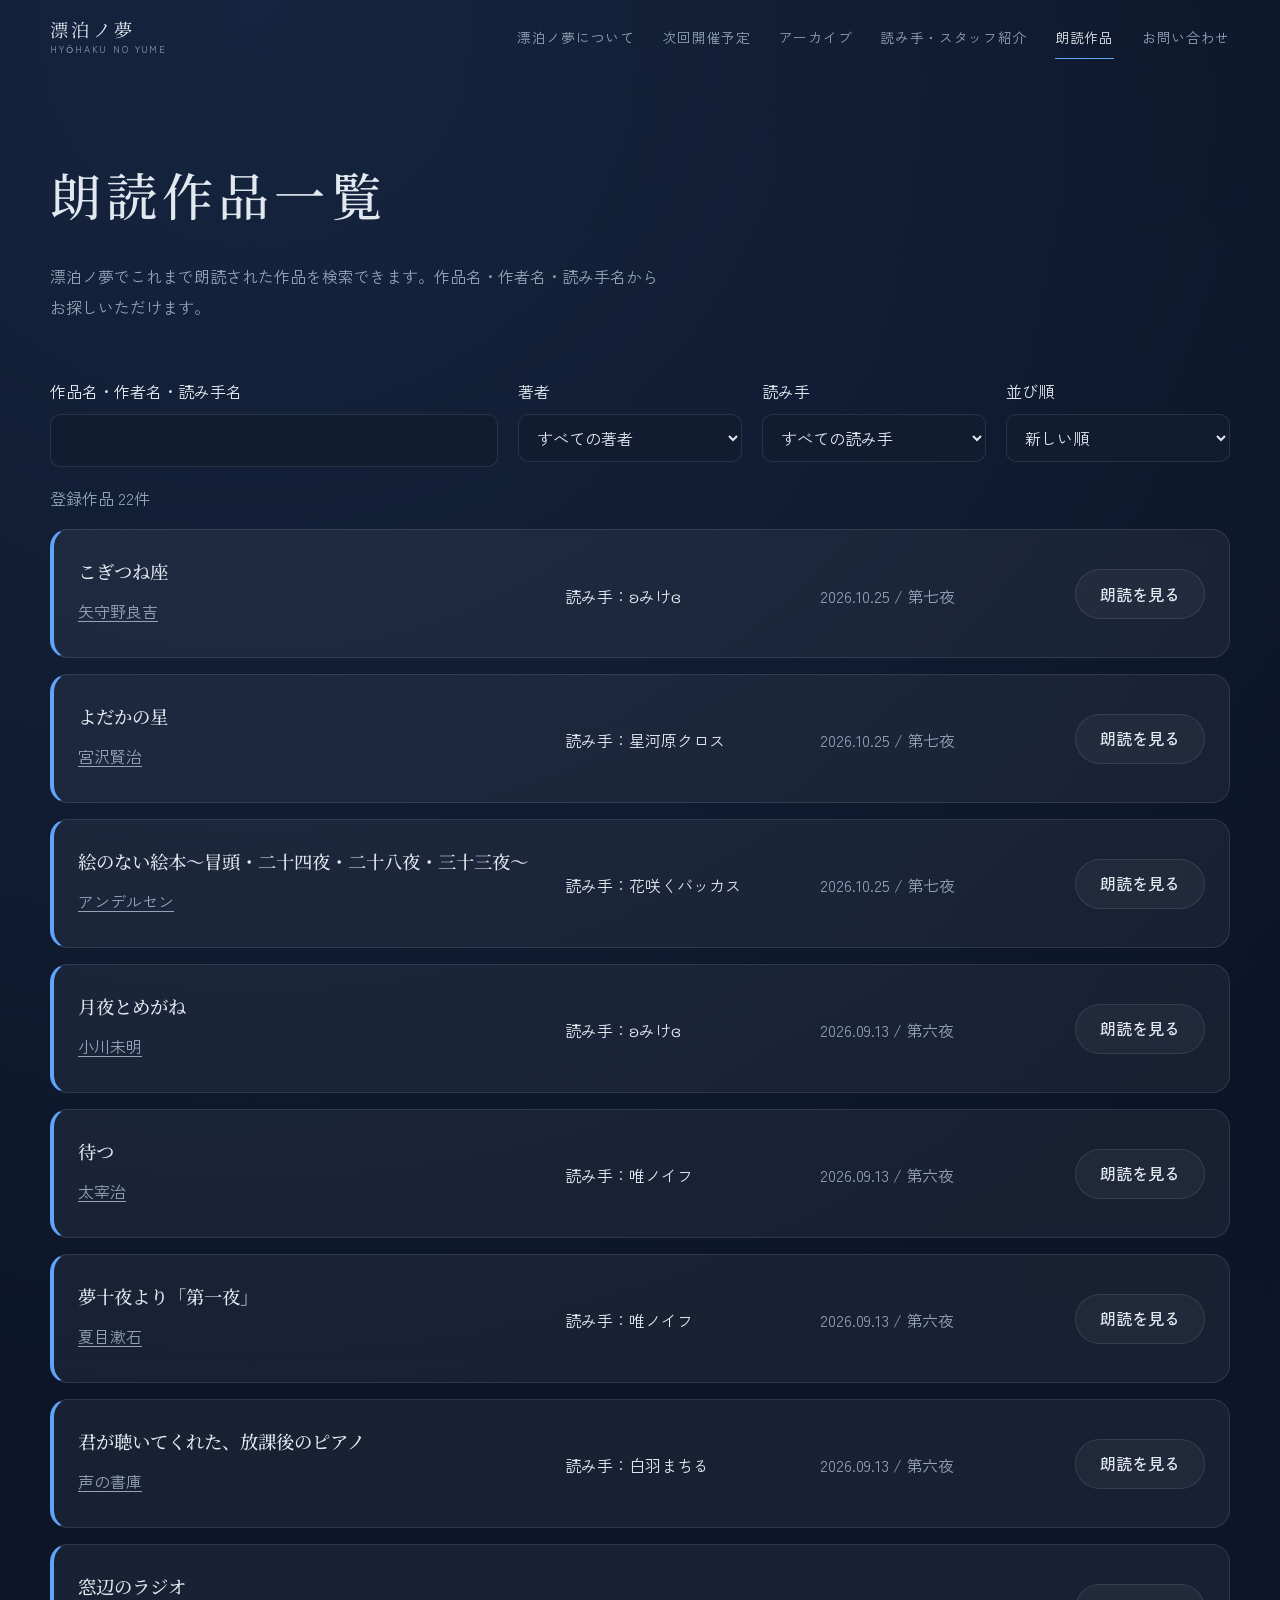
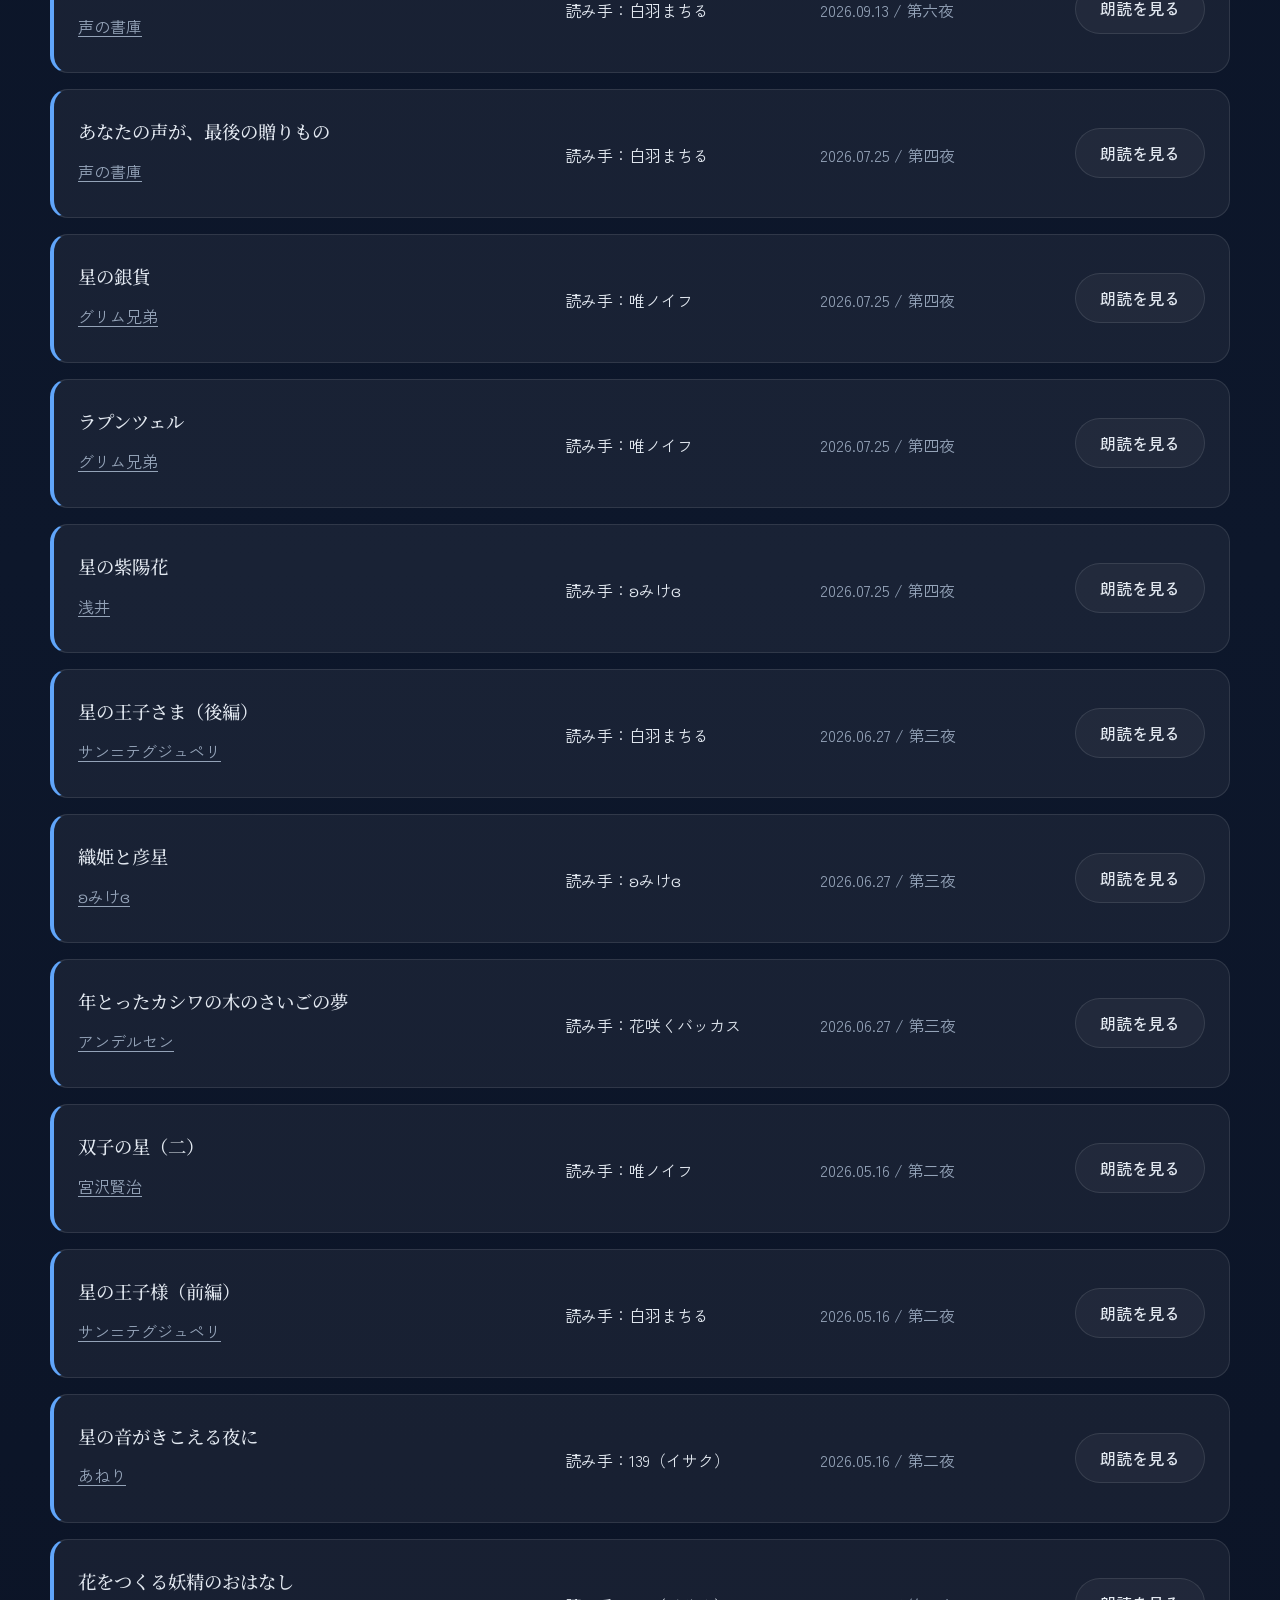
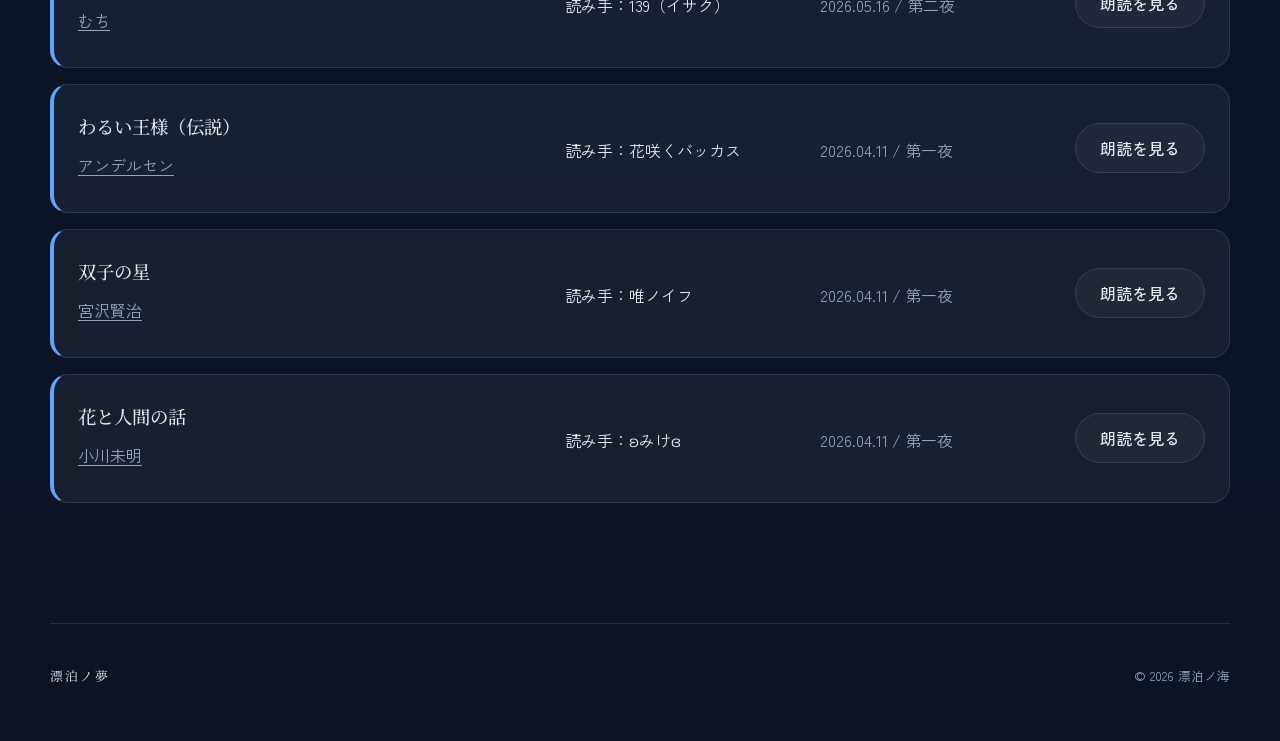
<file: works.html>
<!DOCTYPE html>
<html lang="ja">
<head>
  <meta charset="UTF-8">
  <meta name="viewport" content="width=device-width, initial-scale=1">
  <meta name="description" content="漂泊ノ夢でこれまで朗読された作品を検索できます。作品名・作者名・読み手名からお探しいただけます。">
  <meta name="theme-color" content="#08101f">

  <meta property="og:title" content="朗読作品一覧 | 漂泊ノ夢">
  <meta property="og:description" content="漂泊ノ夢でこれまで朗読された作品を検索できます。">
  <meta property="og:type" content="website">
  <meta property="og:image" content="assets/og-image.jpg">

  <title>朗読作品一覧 | 漂泊ノ夢</title>

  <link rel="preconnect" href="https://fonts.googleapis.com">
  <link rel="preconnect" href="https://fonts.gstatic.com" crossorigin>
  <link href="https://fonts.googleapis.com/css2?family=Noto+Serif+JP:wght@400;500;600&family=Zen+Kaku+Gothic+New:wght@400;500;700&display=swap" rel="stylesheet">

  <link rel="stylesheet" href="styles.css">
  <script type="module" src="works.js"></script>
</head>

<body class="works-page">
  <a class="skip-link" href="#main-content">朗読作品一覧へ移動</a>
  <header class="site-header" id="top">
    <div class="header-inner">
      <a class="site-logo" href="index.html#top" aria-label="漂泊ノ夢 トップへ">
        <span class="site-logo__main">漂泊ノ夢</span>
        <span class="site-logo__sub">HYŌHAKU NO YUME</span>
      </a>

      <button
        class="menu-button"
        id="menuButton"
        type="button"
        aria-expanded="false"
        aria-controls="globalNav"
        aria-label="メニューを開く"
      >
        <span></span>
        <span></span>
        <span></span>
      </button>

      <nav class="global-nav" id="globalNav" aria-label="メインメニュー">
        <a href="index.html#about">漂泊ノ夢について</a>
        <a href="index.html#next-event">次回開催予定</a>
        <a href="index.html#archives">アーカイブ</a>
        <a href="index.html#casts">読み手・スタッフ紹介</a>
        <a href="works.html" class="is-active" aria-current="page">朗読作品</a>
        <a href="index.html#contact">お問い合わせ</a>
      </nav>
    </div>
  </header>

  <main id="main-content" class="section works-section">
    <div class="section-heading">
      <h1>朗読作品一覧</h1>
      <p class="section-heading__description">漂泊ノ夢でこれまで朗読された作品を検索できます。作品名・作者名・読み手名からお探しいただけます。</p>
    </div>

    <form class="works-controls" id="worksControls" role="search">
      <div class="works-control works-control--search">
        <label for="worksSearch">作品名・作者名・読み手名</label>
        <input id="worksSearch" type="search" autocomplete="off" aria-controls="worksList">
      </div>
      <div class="works-control">
        <label for="worksAuthor">著者</label>
        <select id="worksAuthor" aria-controls="worksList">
          <option value="">すべての著者</option>
        </select>
      </div>
      <div class="works-control">
        <label for="worksReader">読み手</label>
        <select id="worksReader" aria-controls="worksList">
          <option value="">すべての読み手</option>
        </select>
      </div>
      <div class="works-control">
        <label for="worksSort">並び順</label>
        <select id="worksSort" aria-controls="worksList">
          <option value="newest">新しい順</option>
          <option value="oldest">古い順</option>
          <option value="title">五十音順</option>
        </select>
      </div>
    </form>

    <p id="worksCount" class="works-count" role="status" aria-live="polite" aria-atomic="true"></p>
    <div id="worksList" class="works-list"></div>
    <p id="worksEmpty" hidden>該当する朗読作品は見つかりませんでした。</p>
    <noscript>朗読作品一覧の表示にはJavaScriptを有効にしてください。</noscript>
  </main>

  <footer class="site-footer">
    <a href="index.html#top">漂泊ノ夢</a>
    <p>© 2026 漂泊ノ海</p>
  </footer>
</body>
</html>
</file>
<file: styles.css>
:root {
  /* 漂泊ノ海の既存サイトと共通の基本配色 */
  --bg-color: #0b1325;
  --text-main: #e2e8f0;
  --text-sub: #94a3b8;
  --accent-color: #60a5fa;
  --card-bg: rgba(255, 255, 255, 0.05);

  /* このサイト内で使用する別名 */
  --bg: var(--bg-color);
  --bg-soft: #101a2f;
  --panel: var(--card-bg);
  --panel-strong: #111c31;
  --text: var(--text-main);
  --line: rgba(255, 255, 255, 0.10);
  --accent: var(--accent-color);
  --accent-strong: #bfdbfe;
  --warm: #93c5fd;
  --shadow: 0 20px 60px rgba(0, 0, 0, 0.30);
  --radius-lg: 28px;
  --radius-md: 18px;
  --max-width: 1180px;
  --header-height: 76px;
}

* {
  box-sizing: border-box;
}

html {
  scroll-behavior: smooth;
  scroll-padding-top: calc(var(--header-height) + 24px);
}

body {
  margin: 0;
  background:
    radial-gradient(circle at 20% 0%, rgba(96, 165, 250, 0.12), transparent 35%),
    linear-gradient(180deg, var(--bg-color) 0%, #0d172b 55%, var(--bg-color) 100%);
  color: var(--text);
  font-family: "Zen Kaku Gothic New", sans-serif;
  line-height: 1.9;
}

body.menu-open {
  overflow: hidden;
}

a {
  color: inherit;
}

button,
select {
  font: inherit;
}

img {
  display: block;
  max-width: 100%;
}

.skip-link {
  position: fixed;
  top: 10px;
  left: 10px;
  z-index: 2000;
  padding: 10px 14px;
  transform: translateY(-160%);
  background: var(--text-main);
  color: var(--bg-color);
  border-radius: 8px;
}

.skip-link:focus {
  transform: translateY(0);
}

.site-header {
  position: fixed;
  top: 0;
  left: 0;
  width: 100%;
  z-index: 1000;
  height: var(--header-height);
  border-bottom: 1px solid transparent;
  transition: background 0.3s ease, border-color 0.3s ease, backdrop-filter 0.3s ease;
}

.site-header.is-scrolled {
  background: rgba(11, 19, 37, 0.86);
  border-color: var(--line);
  backdrop-filter: blur(18px);
}

.header-inner {
  width: min(calc(100% - 40px), var(--max-width));
  height: 100%;
  margin: 0 auto;
  display: flex;
  align-items: center;
  justify-content: space-between;
}

.site-logo {
  display: inline-flex;
  flex-direction: column;
  text-decoration: none;
  line-height: 1;
}

.site-logo__main {
  font-family: "Noto Serif JP", serif;
  font-size: 1.14rem;
  letter-spacing: 0.18em;
}

.site-logo__sub {
  margin-top: 7px;
  color: var(--text-sub);
  font-size: 0.58rem;
  letter-spacing: 0.22em;
}

.global-nav {
  display: flex;
  align-items: center;
  gap: 28px;
}

.global-nav a {
  position: relative;
  color: var(--text-sub);
  font-size: 0.86rem;
  text-decoration: none;
  letter-spacing: 0.05em;
  transition: color 0.25s ease;
}

.global-nav a::after {
  content: "";
  position: absolute;
  left: 0;
  bottom: -8px;
  width: 100%;
  height: 1px;
  background: var(--accent);
  transform: scaleX(0);
  transform-origin: right;
  transition: transform 0.25s ease;
}

.global-nav a:hover,
.global-nav a:focus-visible,
.global-nav a.is-active {
  color: var(--text);
}

.global-nav a:hover::after,
.global-nav a:focus-visible::after,
.global-nav a.is-active::after {
  transform: scaleX(1);
  transform-origin: left;
}

.menu-button {
  display: none;
  width: 44px;
  height: 44px;
  padding: 10px;
  border: 0;
  background: transparent;
  cursor: pointer;
}

.menu-button span {
  display: block;
  width: 100%;
  height: 1px;
  margin: 6px 0;
  background: var(--text);
  transition: transform 0.25s ease, opacity 0.25s ease;
}

.hero {
  position: relative;
  min-height: 100svh;
  display: grid;
  place-items: center;
  overflow: hidden;
  padding: calc(var(--header-height) + 70px) 24px 90px;
  isolation: isolate;
}
.text-rule-sub {
  color: var(--accent-strong);
  font-weight: 700;
  text-decoration: underline;
  text-underline-offset: 0.18em;
}
.hero::after {
  content: "";
  position: absolute;
  left: 0;
  right: 0;
  bottom: 0;
  height: 36%;
  z-index: 1;
  pointer-events: none;
  background: linear-gradient(180deg, transparent, var(--bg));
}

.hero-logo-bg {
  position: absolute;
  top: 50%;
  left: 50%;
  transform: translate(-50%, -50%) ; /* 中央に配置して大きめに */
  opacity: 0.15; /* 薄くしてタイトルを読みやすく */
  pointer-events: none; /* 背景画像をクリックできなくする */
  z-index: 0; /* hero__content の背後 */
  max-width: 90%;
  height: auto;
}

.hero__glow {
  position: absolute;
  z-index: -1;
  border-radius: 50%;
  filter: blur(20px);
  opacity: 0.25;
}

.hero__glow--one {
  width: 420px;
  height: 420px;
  top: 18%;
  left: 8%;
  background: var(--accent-color);
}

.hero__glow--two {
  width: 300px;
  height: 300px;
  right: 10%;
  bottom: 12%;
  background: #3b82f6;
}

.hero__content {
  position: relative;
  z-index: 2;
  width: min(920px, 100%);
  text-align: center;
}

.scroll-guide {
  z-index: 2;
}

.subtitle {
  font-size: 0.7em; /* 元のサイズの70%に調整 */
  font-weight: normal; /* 必要に応じて太字を解除 */
}
.eyebrow,
.section-heading__en {
  margin: 0 0 18px;
  color: var(--accent);
  font-size: 1.5rem;
  font-weight: 500;
  letter-spacing: 0.35em;
}

.hero h1 {
  margin: 0;
  font-family: "Noto Serif JP", serif;
  font-size: clamp(3.4rem, 9vw, 7.4rem);
  font-weight: 500;
  letter-spacing: 0.22em;
  text-indent: 0.22em;
  line-height: 1.2;
  text-shadow: 0 10px 40px rgba(0, 0, 0, 0.45);
}

.hero__copy {
  margin: 32px 0 0;
  color: var(--accent-strong);
  font-family: "Noto Serif JP", serif;
  font-size: clamp(1rem, 2vw, 1.3rem);
  letter-spacing: 0.08em;
  line-height: 2.1;
}

.hero__actions {
  margin-top: 44px;
  display: flex;
  justify-content: center;
  flex-wrap: wrap;
  gap: 14px;
}

.hero__actions .button {
  min-width: 220px;
}

/* 参加案内と探し方は、既存カードの表示を変えずに補助導線として配置します。 */
.participation-guide {
  margin-top: 40px;
  padding-top: 28px;
  border-top: 1px solid var(--line);
}

.participation-guide h3 {
  margin: 0 0 20px;
  font-family: "Noto Serif JP", serif;
  font-weight: 500;
}

.participation-steps {
  display: grid;
  grid-template-columns: repeat(3, minmax(0, 1fr));
  gap: 32px;
  margin: 0;
  padding-left: 1.5em;
}

.participation-steps li::marker {
  color: var(--accent-strong);
}

.participation-steps h4 {
  margin: 0;
  font-weight: 500;
}

.participation-steps p {
  margin: 10px 0;
  color: var(--text-sub);
  font-size: 0.9rem;
}

.guide-link {
  display: inline-flex;
  align-items: center;
  min-height: 44px;
  padding: 4px 0;
  border: 0;
  background: transparent;
  color: var(--accent-strong);
  font: inherit;
  font-size: 0.9rem;
  text-align: left;
  text-decoration: underline;
  text-underline-offset: 0.25em;
  cursor: pointer;
}

.guide-link:hover {
  color: var(--text-main);
}

.guide-link:focus-visible,
.archive-paths a:focus-visible,
.hero__actions a:focus-visible {
  outline: 2px solid var(--accent);
  outline-offset: 4px;
}

.cast-card__archive-link {
  margin-top: 12px;
  align-self: flex-start;
}

.archive-paths {
  display: grid;
  grid-template-columns: repeat(3, minmax(0, 1fr));
  gap: 16px;
  margin-bottom: 32px;
}

.archive-paths a {
  padding: 14px 18px;
  border: 1px solid var(--line);
  border-radius: 12px;
  background: var(--card-bg);
  text-decoration: none;
}

.archive-paths a:hover {
  border-color: var(--accent);
}

.archive-paths strong {
  display: block;
  color: var(--accent-strong);
  font-weight: 500;
  text-decoration: underline;
  text-underline-offset: 0.25em;
}

.archive-paths span {
  display: block;
  margin-top: 6px;
  color: var(--text-sub);
  font-size: 0.85rem;
}

@media (max-width: 760px) {
  .participation-steps,
  .archive-paths {
    grid-template-columns: minmax(0, 1fr);
    gap: 20px;
  }

  .hero__actions .button {
    min-width: 0;
  }
}

.button {
  display: inline-flex;
  min-height: 50px;
  align-items: center;
  justify-content: center;
  padding: 0 24px;
  border: 1px solid transparent;
  border-radius: 999px;
  text-decoration: none;
  font-weight: 500;
  cursor: pointer;
  transition: transform 0.2s ease, background 0.2s ease, border-color 0.2s ease;
}

.button:hover {
  transform: translateY(-2px);
}

.button--primary {
  background: var(--accent-strong);
  color: var(--bg-color);
  box-shadow: 0 12px 34px rgba(157, 201, 255, 0.14);
}

.button--primary:hover {
  background: var(--text-main);
}

.button--ghost {
  background: rgba(255, 255, 255, 0.04);
  color: var(--text);
  border-color: var(--line);
}

.button--ghost:hover {
  background: rgba(255, 255, 255, 0.09);
  border-color: rgba(255, 255, 255, 0.28);
}

.scroll-guide {
  position: absolute;
  bottom: 26px;
  display: flex;
  flex-direction: column;
  align-items: center;
  gap: 10px;
  color: var(--text-sub);
  font-size: 0.62rem;
  letter-spacing: 0.22em;
  text-decoration: none;
}

.scroll-guide__line {
  width: 1px;
  height: 38px;
  background: linear-gradient(var(--accent), transparent);
  animation: scrollLine 1.8s ease-in-out infinite;
}

@keyframes scrollLine {
  0%, 100% { opacity: 0.35; transform: scaleY(0.65); transform-origin: top; }
  50% { opacity: 1; transform: scaleY(1); }
}

.section {
  width: min(calc(100% - 40px), var(--max-width));
  margin: 0 auto;
  padding: 120px 0;
}

.section-heading {
  margin-bottom: 54px;
}

.section-heading h2 {
  margin: 0;
  font-family: "Noto Serif JP", serif;
  font-size: clamp(2rem, 4vw, 3.2rem);
  font-weight: 500;
  letter-spacing: 0.1em;
}

.section-heading__description {
  max-width: 620px;
  margin: 18px 0 0;
  color: var(--text-sub);
}

.about-grid {
  display: grid;
  grid-template-columns: 1.2fr 0.8fr;
  gap: 60px;
  align-items: center;
}

.about-copy {
  color: var(--text-sub);
  font-family: "Noto Serif JP", serif;
  font-size: 1.02rem;
}

.about-copy .lead {
  color: var(--text);
  font-size: clamp(1.2rem, 2.5vw, 1.65rem);
  line-height: 2;
}

.concept-card {
  padding: 40px;
  background: linear-gradient(145deg, rgba(255,255,255,0.07), rgba(255,255,255,0.025));
  border: 1px solid var(--line);
  border-radius: var(--radius-lg);
  box-shadow: var(--shadow);
}

.concept-card__icon {
  display: block;
  color: var(--warm);
  font-family: serif;
  font-size: 2.6rem;
}

.concept-card__title {
  margin: 18px 0 12px;
  color: var(--text);
  font-family: "Noto Serif JP", serif;
  font-size: 1.25rem;
}

.concept-card p:last-child {
  margin-bottom: 0;
  color: var(--text-sub);
}

.event-card {
  display: grid;
  grid-template-columns: 280px 1fr;
  overflow: hidden;
  background: var(--panel);
  border: 1px solid var(--line);
  border-radius: var(--radius-lg);
  box-shadow: var(--shadow);
  backdrop-filter: blur(18px);
}

.event-card__date {
  min-height: 100%;
  display: flex;
  flex-direction: column;
  align-items: center;
  justify-content: center;
  padding: 42px 24px;
  background:
    linear-gradient(rgba(30, 64, 111, 0.72), rgba(11, 19, 37, 0.92)),
    radial-gradient(circle at 30% 20%, rgba(96, 165, 250, 0.44), transparent 45%);
  border-right: 1px solid var(--line);
}

.event-card__year {
  color: var(--text-sub);
  font-size: 0.76rem;
  letter-spacing: 0.3em;
}

.event-card__day {
  margin: 10px 0;
  font-family: "Noto Serif JP", serif;
  font-size: 3.5rem;
  line-height: 1;
}

.event-card__weekday {
  color: var(--accent);
  letter-spacing: 0.28em;
}

.event-card__body {
  padding: 52px;
}

.event-card__status {
  margin: 0 0 12px;
  color: var(--accent);
  font-size: 0.7rem;
  letter-spacing: 0.28em;
}

.event-card h3 {
  margin: 0 0 34px;
  font-family: "Noto Serif JP", serif;
  font-size: clamp(1.45rem, 2.5vw, 2rem);
  font-weight: 500;
}

.event-details {
  margin: 0;
}

.event-details div {
  display: grid;
  grid-template-columns: 120px 1fr;
  padding: 12px 0;
  border-bottom: 1px solid var(--line);
}

.event-details dt {
  color: var(--text-sub);
}

.event-details dd {
  margin: 0;
}

.event-card__note {
  margin: 22px 0 0;
  color: var(--text-sub);
  font-size: 0.84rem;
}

.event-card__message {
  margin: 0;
  color: var(--text-sub);
  line-height: 2;
}

.event-card__actions {
  margin-top: 30px;
  display: flex;
  align-items: center;
  flex-wrap: wrap;
  gap: 22px;
}

.text-link {
  color: var(--accent);
  text-underline-offset: 5px;
}

.archive-layout {
  display: grid;
  grid-template-columns: 220px minmax(0, 1fr);
  gap: 40px;
  align-items: start;
}

.archive-picker {
  position: sticky;
  top: calc(var(--header-height) + 24px);
}

.archive-picker__label {
  margin: 0 0 12px;
  color: var(--text-sub);
  font-size: 0.84rem;
}

.archive-scroll-guide {
  display: none;
}

.archive-list {
  max-height: 520px;
  padding-right: 8px;
  display: flex;
  flex-direction: column;
  gap: 10px;
  overflow-y: auto;
  overscroll-behavior: contain;
  scrollbar-width: thin;
  scrollbar-color: var(--accent-color) rgba(255, 255, 255, 0.05);
}

.archive-list::-webkit-scrollbar {
  width: 6px;
}

.archive-list::-webkit-scrollbar-track {
  background: rgba(255, 255, 255, 0.05);
  border-radius: 999px;
}

.archive-list::-webkit-scrollbar-thumb {
  background: var(--accent-color);
  border-radius: 999px;
}

.archive-list::-webkit-scrollbar-thumb:hover {
  background: #93c5fd;
}

.archive-list button {
  width: 100%;
  padding: 16px;
  text-align: left;
  color: var(--text-sub);
  background: transparent;
  border: 1px solid transparent;
  border-radius: 12px;
  cursor: pointer;
  transition: background 0.2s ease, border-color 0.2s ease, color 0.2s ease;
}

.archive-list button:hover,
.archive-list button.is-active {
  color: var(--text);
  background: rgba(255,255,255,0.055);
  border-color: var(--line);
}

.archive-list button span {
  display: block;
}

.archive-list__date {
  font-size: 0.74rem;
}

.archive-list__title {
  margin-top: 3px;
  font-weight: 500;
}

.archive-feature {
  min-width: 0;
  overflow: hidden;
  background: var(--panel);
  border: 1px solid var(--line);
  border-radius: var(--radius-lg);
  box-shadow: var(--shadow);
}

.video-thumbnail {
  position: relative;
  width: 100%;
  aspect-ratio: 16 / 9;
  padding: 0;
  border: 0;
  background: #070d1a;
  cursor: pointer;
  overflow: hidden;
}

/* 再生ボタンを隠し、同じ比率の準備中表示へ切り替えます。 */
.video-thumbnail[hidden],
.archive-video-placeholder[hidden] {
  display: none;
}

.archive-video-placeholder {
  width: 100%;
  aspect-ratio: 16 / 9;
  display: grid;
  place-items: center;
  background: #070d1a;
  color: var(--text-sub);
}

.video-thumbnail img {
  width: 100%;
  height: 100%;
  object-fit: cover;
  transition: transform 0.45s ease;
}

.video-thumbnail:hover img {
  transform: scale(1.035);
}

.video-thumbnail__overlay {
  position: absolute;
  inset: 0;
  background: linear-gradient(180deg, transparent 35%, rgba(3, 8, 17, 0.7));
}

.video-thumbnail__play {
  position: absolute;
  inset: 50% auto auto 50%;
  width: 70px;
  height: 70px;
  display: grid;
  place-items: center;
  padding-left: 5px;
  transform: translate(-50%, -50%);
  color: var(--bg-color);
  background: rgba(255, 255, 255, 0.9);
  border-radius: 50%;
  font-size: 1.25rem;
  box-shadow: 0 10px 35px rgba(0,0,0,0.35);
}

.archive-feature__body {
  padding: 38px;
}

.archive-feature__date {
  margin: 0 0 8px;
  color: var(--accent);
  font-size: 0.76rem;
  letter-spacing: 0.18em;
}

.archive-feature h3 {
  margin: 0;
  font-family: "Noto Serif JP", serif;
  font-size: clamp(1.45rem, 3vw, 2.15rem);
  font-weight: 500;
}

.archive-feature__body > p:not(.archive-feature__date) {
  color: var(--text-sub);
}

.archive-program {
  margin: 26px 0;
  padding: 20px;
  background: rgba(255,255,255,0.035);
  border: 1px solid var(--line);
  border-radius: 14px;
}

.archive-program h4 {
  margin: 0 0 10px;
  font-size: 0.86rem;
  letter-spacing: 0.12em;
}

.archive-program ul {
  margin: 0;
  padding: 0;
  list-style: none;
}

.program-item {
  padding: 12px 0;
  border-bottom: 1px solid var(--line);
}

.program-item:first-child {
  padding-top: 0;
}

.program-item:last-child {
  padding-bottom: 0;
  border-bottom: 0;
}
/*
.program-item__title {
  display: block;
  color: var(--text-main);
  font-weight: 500;
  line-height: 1.7;
  overflow-wrap: anywhere;
}*/

.program-item__reader {
  display: block;
  color: var(--text-main);
  font-size: 1rem;
  font-weight: 600;
  line-height: 1.6;
}

.program-item__work {
  display: block;
  margin-top: 4px;
  color: var(--text-sub);
  font-size: 0.93rem;
  line-height: 1.6;
}

.archive-video-staff {
  margin-top: 18px;
  padding-top: 16px;
  border-top: 1px solid var(--line);
}

.archive-video-staff dl {
  margin: 0;
}

.archive-video-staff dl > div {
  display: grid;
  grid-template-columns: 90px minmax(0, 1fr);
  gap: 12px;
  padding: 4px 0;
}

.archive-video-staff dt {
  color: var(--text-main);
  font-size: 1rem;
  font-weight: 600;
  line-height: 1.6;
}

.archive-video-staff dd {
  min-width: 0;
  margin: 0;
  color: var(--text-main);
  font-size: 1rem;
  font-weight: 600;
  line-height: 1.6;
  overflow-wrap: anywhere;
}

.cast-grid,
.staff-grid {
  display: grid;
  grid-template-columns: repeat(3, 1fr);
  gap: 22px;
}

.cast-card,
.staff-card {
  overflow: hidden;
  background: var(--panel);
  border: 1px solid var(--line);
  border-radius: var(--radius-md);
  transition: transform 0.25s ease, border-color 0.25s ease;
}

.cast-card {
  display: flex;
  flex-direction: column;
}

.cast-card:hover,
.staff-card:hover {
  transform: translateY(-5px);
  border-color: rgba(157, 201, 255, 0.35);
}

.cast-card__image,
.staff-card__image {
  position: relative;
  aspect-ratio: 4 / 3;
  overflow: hidden;
  background:
    radial-gradient(circle at 30% 20%, rgba(96, 165, 250, 0.30), transparent 38%),
    linear-gradient(145deg, #17233b, var(--bg-color));
}

.cast-card__image img,
.staff-card__image img {
  width: 100%;
  height: 100%;
  object-fit: cover;
}

.cast-card__archive-trigger {
  display: block;
  width: 100%;
  padding: 0;
  color: inherit;
  font: inherit;
  text-align: left;
  border: 0;
  cursor: pointer;
  appearance: none;
}

.cast-card__archive-trigger img {
  transition: transform 0.35s ease;
}

.cast-card__archive-overlay {
  position: absolute;
  inset: 0;
  background: rgba(8, 15, 29, 0.34);
  opacity: 0.18;
  transition: opacity 0.25s ease;
}

.cast-card__archive-icon {
  position: absolute;
  left: 50%;
  top: 50%;
  width: 54px;
  height: 54px;
  display: grid;
  place-items: center;
  color: var(--text-main);
  background: rgba(5, 12, 24, 0.66);
  border: 1px solid var(--line);
  border-radius: 50%;
  box-shadow: 0 12px 28px rgba(0, 0, 0, 0.28);
  opacity: 0.78;
  transform: translate(-50%, -50%);
  transition: opacity 0.25s ease, transform 0.25s ease;
}

.cast-card__archive-trigger:hover img {
  transform: scale(1.04);
}

.cast-card__archive-trigger:hover .cast-card__archive-overlay,
.cast-card__archive-trigger:focus-visible .cast-card__archive-overlay {
  opacity: 0.42;
}

.cast-card__archive-trigger:hover .cast-card__archive-icon,
.cast-card__archive-trigger:focus-visible .cast-card__archive-icon {
  opacity: 1;
  transform: translate(-50%, -50%) scale(1.05);
}

.cast-card__archive-trigger:focus-visible {
  outline: 3px solid var(--accent);
  outline-offset: -6px;
}

@media (hover: hover) {
  .cast-card__archive-overlay,
  .cast-card__archive-icon {
    opacity: 0;
  }
}

.cast-card__role {
  position: absolute;
  left: 16px;
  bottom: 16px;
  padding: 5px 10px;
  background: rgba(5, 12, 24, 0.78);
  border: 1px solid var(--line);
  border-radius: 999px;
  color: var(--accent-strong);
  font-size: 0.7rem;
  backdrop-filter: blur(10px);
}

.cast-card__body,
.staff-card__body {
  padding: 24px;
}

.cast-card__body {
  flex: 1;
  display: flex;
  flex-direction: column;
}

.cast-card h3,
.staff-card h3 {
  margin: 0;
  font-family: "Noto Serif JP", serif;
  font-size: 1.3rem;
  font-weight: 500;
}

.cast-card__reading {
  margin: 4px 0 0;
  color: var(--warm);
  font-size: 0.85rem;
}

.cast-card__profile {
  min-height: 6.2em;
  margin: 18px 0 0;
  color: var(--text-sub);
  font-size: 0.9rem;
}

.cast-card__links,
.staff-card__links {
  display: flex;
  gap: 10px;
}

.cast-card__links {
  margin-top: auto;
  padding-top: 20px;
}

.staff-card__links {
  margin-top: 20px;
}

.social-link {
  display: inline-flex;
  align-items: center;
  justify-content: center;
  padding: 8px 13px;
  border: 1px solid var(--line);
  border-radius: 999px;
  color: var(--text);
  text-decoration: none;
  font-size: 0.82rem;
}

.social-link:hover {
  background: rgba(255,255,255,0.06);
}

.section--closing {
  padding-top: 80px;
  padding-bottom: 140px;
}

.closing-panel {
  padding: 80px 30px;
  text-align: center;
  background:
    linear-gradient(rgba(15, 29, 51, 0.88), rgba(11, 19, 37, 0.96)),
    radial-gradient(circle at 50% 20%, rgba(96, 165, 250, 0.34), transparent 42%);
  border: 1px solid var(--line);
  border-radius: var(--radius-lg);
  box-shadow: var(--shadow);
}

.closing-panel h2 {
  margin: 0;
  font-family: "Noto Serif JP", serif;
  font-size: clamp(2rem, 4vw, 3rem);
  font-weight: 500;
}

.closing-panel p:not(.section-heading__en) {
  margin: 18px auto 30px;
  color: var(--text-sub);
}

.site-footer {
  width: min(calc(100% - 40px), var(--max-width));
  margin: 0 auto;
  padding: 28px 0 40px;
  display: flex;
  align-items: center;
  justify-content: space-between;
  color: var(--text-sub);
  border-top: 1px solid var(--line);
  font-size: 0.8rem;
}

.site-footer a {
  color: var(--text);
  font-family: "Noto Serif JP", serif;
  text-decoration: none;
  letter-spacing: 0.16em;
}

.video-modal {
  width: min(980px, calc(100% - 30px));
  padding: 0;
  color: var(--text);
  background: var(--bg-color);
  border: 1px solid var(--line);
  border-radius: 20px;
  box-shadow: var(--shadow);
}

.video-modal::backdrop {
  background: rgba(0, 0, 0, 0.76);
  backdrop-filter: blur(8px);
}

.video-modal__inner {
  padding: 18px;
}

.video-modal__header {
  display: flex;
  align-items: center;
  justify-content: space-between;
  gap: 16px;
  padding: 0 0 14px;
}

.video-modal__header h2 {
  margin: 0;
  font-family: "Noto Serif JP", serif;
  font-size: 1rem;
  font-weight: 500;
}

.modal-close {
  /* 全モーダル共通：標準の余白・行高による×の位置ずれを防ぎます。 */
  display: grid;
  place-items: center;
  padding: 0;
  line-height: 1;
  width: 40px;
  height: 40px;
  color: var(--text);
  background: transparent;
  border: 1px solid var(--line);
  border-radius: 50%;
  cursor: pointer;
  font-size: 1.35rem;
}

.video-frame {
  aspect-ratio: 16 / 9;
  overflow: hidden;
  background: #000;
  border-radius: 12px;
}

.video-frame iframe {
  width: 100%;
  height: 100%;
  border: 0;
}

.reader-archive-modal {
  width: min(1040px, calc(100% - 30px));
  max-height: min(88vh, 860px);
  padding: 0;
  overflow: hidden;
  color: var(--text);
  background:
    linear-gradient(
      145deg,
      rgba(17, 28, 49, 0.98),
      rgba(11, 19, 37, 0.98)
    );
  border: 1px solid var(--line);
  border-radius: var(--radius-lg);
  box-shadow: var(--shadow);
}

.reader-archive-modal::backdrop {
  background: rgba(0, 0, 0, 0.76);
  backdrop-filter: blur(8px);
}

.reader-archive-modal__inner {
  box-sizing: border-box;
  max-height: min(88vh, 860px);
  padding: 20px 22px 22px;
  overflow-y: auto;
}

.reader-archive-modal__header {
  display: flex;
  align-items: center;
  justify-content: space-between;
  gap: 18px;
  margin-bottom: 14px;
}

.reader-archive-modal__header h2 {
  margin: 0;
  font-family: "Noto Serif JP", serif;
  font-size: clamp(1.4rem, 3vw, 2.05rem);
  font-weight: 500;
  letter-spacing: 0.08em;
}

.reader-archive-player {
  width: min(100%, 720px);
  margin: 0 auto;
  aspect-ratio: 16 / 9;
  overflow: hidden;
  background: rgba(3, 8, 17, 0.92);
  border: 1px solid var(--line);
  border-radius: 14px;
}

.reader-archive-player iframe,
.reader-archive-player__thumbnail,
.reader-archive-player__placeholder {
  width: 100%;
  height: 100%;
}

.reader-archive-player iframe {
  display: block;
  border: 0;
}

.reader-archive-player__thumbnail {
  position: relative;
  display: block;
  padding: 0;
  color: inherit;
  font: inherit;
  border: 0;
  cursor: pointer;
  appearance: none;
}

.reader-archive-player__thumbnail img {
  width: 100%;
  height: 100%;
  object-fit: cover;
}

.reader-archive-player__overlay {
  position: absolute;
  inset: 0;
  background: rgba(8, 15, 29, 0.34);
}

.reader-archive-player__play {
  position: absolute;
  left: 50%;
  top: 50%;
  width: 68px;
  height: 68px;
  display: grid;
  place-items: center;
  color: var(--text-main);
  background: rgba(5, 12, 24, 0.72);
  border: 1px solid var(--line);
  border-radius: 50%;
  transform: translate(-50%, -50%);
}

.reader-archive-player__thumbnail:focus-visible {
  outline: 3px solid var(--accent);
  outline-offset: -6px;
}

.reader-archive-player__placeholder,
.reader-archive-player__thumbnail-placeholder {
  display: grid;
  place-items: center;
  color: var(--text-sub);
  background:
    radial-gradient(circle at 50% 25%, rgba(96, 165, 250, 0.2), transparent 42%),
    rgba(255, 255, 255, 0.035);
}

.reader-archive-player__placeholder p {
  margin: 0;
  letter-spacing: 0.12em;
}

.reader-archive-detail {
  margin-top: 16px;
  padding: 16px 18px;
  background: rgba(255,255,255,0.035);
  border: 1px solid var(--line);
  border-radius: 14px;
}

.reader-archive-detail h3 {
  margin: 0 0 6px;
  color: var(--text-main);
  font-family: "Noto Serif JP", serif;
  font-size: clamp(1.2rem, 2.6vw, 1.65rem);
  font-weight: 500;
  line-height: 1.45;
  overflow-wrap: anywhere;
}

.reader-archive-detail p {
  margin: 0;
  color: var(--text-sub);
  line-height: 1.55;
  overflow-wrap: anywhere;
}

.reader-archive-detail p + p {
  margin-top: 2px;
}

.reader-archive-selector {
  margin-top: 16px;
  padding-top: 14px;
  border-top: 1px solid var(--line);
}

.reader-archive-selector h3 {
  margin: 0 0 10px;
  color: var(--text-main);
  font-size: 0.9rem;
  font-weight: 600;
  letter-spacing: 0.1em;
}

.reader-archive-list {
  display: flex;
  gap: 16px;
  padding: 2px 2px 12px;
  overflow-x: auto;
  overscroll-behavior-inline: contain;
  scroll-behavior: smooth;
  scroll-snap-type: x mandatory;
  scrollbar-width: thin;
  touch-action: pan-x;
}

.reader-archive-card {
  width: clamp(190px, 24vw, 240px);
  flex: 0 0 auto;
  padding: 10px;
  color: var(--text);
  font: inherit;
  text-align: left;
  background: rgba(255,255,255,0.035);
  border: 1px solid var(--line);
  border-radius: 14px;
  cursor: pointer;
  scroll-snap-align: start;
  transition: background 0.25s ease, border-color 0.25s ease, transform 0.25s ease;
}

.reader-archive-card:hover,
.reader-archive-card.is-active {
  background: rgba(255,255,255,0.065);
}

.reader-archive-card.is-active {
  border-color: var(--accent);
  transform: translateY(-2px);
}

.reader-archive-card:focus-visible {
  outline: 3px solid var(--accent);
  outline-offset: 3px;
}

.reader-archive-card__thumbnail {
  position: relative;
  aspect-ratio: 16 / 9;
  display: block;
  overflow: hidden;
  margin-bottom: 10px;
  background: rgba(3, 8, 17, 0.92);
  border-radius: 10px;
}

.reader-archive-card__thumbnail img {
  width: 100%;
  height: 100%;
  object-fit: cover;
}

.reader-archive-card__placeholder {
  width: 100%;
  height: 100%;
  display: grid;
  place-items: center;
  color: var(--text-sub);
  font-size: 0.78rem;
  background:
    radial-gradient(circle at 50% 20%, rgba(96, 165, 250, 0.22), transparent 44%),
    rgba(255, 255, 255, 0.04);
}

.reader-archive-card__title,
.reader-archive-card__author,
.reader-archive-card__event {
  display: block;
  overflow-wrap: anywhere;
}

.reader-archive-card__title {
  color: var(--text-main);
  font-weight: 600;
  line-height: 1.55;
}

.reader-archive-card__author,
.reader-archive-card__event {
  color: var(--text-sub);
  font-size: 0.82rem;
  line-height: 1.55;
}

.reader-archive-card__event {
  margin-top: 6px;
}

.rules-modal {
  width: min(760px, calc(100% - 30px));
  max-height: min(82vh, 760px);
  padding: 0;
  color: var(--text);
  background:
    linear-gradient(
      145deg,
      rgba(17, 28, 49, 0.98),
      rgba(11, 19, 37, 0.98)
    );
  border: 1px solid var(--line);
  border-radius: var(--radius-lg);
  box-shadow: var(--shadow);
  opacity: 0;
  transform: scale(0.94) translateY(12px);
  transition:
    opacity 0.28s ease,
    transform 0.28s ease;
}

.rules-modal.is-visible {
  opacity: 1;
  transform: scale(1) translateY(0);
}

.rules-modal::backdrop {
  background: rgba(0, 0, 0, 0);
  backdrop-filter: blur(0);
  transition:
    background 0.28s ease,
    backdrop-filter 0.28s ease;
}

.rules-modal.is-visible::backdrop {
  background: rgba(0, 0, 0, 0.74);
  backdrop-filter: blur(8px);
}

.rules-modal__inner {
  max-height: min(82vh, 760px);
  display: flex;
  flex-direction: column;
}

.rules-modal__header {
  flex: 0 0 auto;
  display: flex;
  align-items: flex-start;
  justify-content: space-between;
  gap: 20px;
  padding: 26px 28px 20px;
  border-bottom: 1px solid var(--line);
}

.rules-modal__header h2 {
  margin: 0;
  font-family: "Noto Serif JP", serif;
  font-size: clamp(1.4rem, 3vw, 2rem);
  font-weight: 500;
  letter-spacing: 0.08em;
}

.rules-modal__eyebrow {
  margin: 0 0 6px;
  color: var(--accent);
  font-size: 0.68rem;
  letter-spacing: 0.22em;
}

.rules-modal__content {
  min-height: 160px;
  padding: 26px 28px 34px;
  overflow-y: auto;
  color: var(--text-sub);
}

.rules-modal__content h3 {
  margin: 28px 0 10px;
  color: var(--text);
  font-family: "Noto Serif JP", serif;
  font-size: 1.1rem;
  font-weight: 500;
}

.rules-modal__content h3:first-child {
  margin-top: 0;
}

.rules-modal__content p {
  margin: 0 0 18px;
}

.participation-rules p {
  white-space: pre-line;
}

.rules-modal__content ul,
.rules-modal__content ol {
  margin: 0 0 22px;
  padding-left: 1.5em;
}

.rules-modal__content li + li {
  margin-top: 8px;
}

.rules-modal__loading,
.rules-modal__error {
  margin: 0;
  text-align: center;
}

.rules-modal__error {
  color: #fca5a5;
}

.reveal {
  opacity: 0;
  transform: translateY(26px);
  transition: opacity 0.8s ease, transform 0.8s ease;
}

.reveal.is-visible {
  opacity: 1;
  transform: translateY(0);
}

@media (max-width: 900px) {
  .menu-button {
    display: block;
  }

  .menu-button[aria-expanded="true"] span:nth-child(1) {
    transform: translateY(7px) rotate(45deg);
  }

  .menu-button[aria-expanded="true"] span:nth-child(2) {
    opacity: 0;
  }

  .menu-button[aria-expanded="true"] span:nth-child(3) {
    transform: translateY(-7px) rotate(-45deg);
  }

  .global-nav {
    position: fixed;
    inset: var(--header-height) 0 0;
    display: flex;
    flex-direction: column;
    justify-content: center;
    gap: 28px;
    background: rgba(11, 19, 37, 0.97);
    backdrop-filter: blur(18px);
    opacity: 0;
    visibility: hidden;
    transform: translateY(-12px);
    transition: opacity 0.25s ease, visibility 0.25s ease, transform 0.25s ease;
  }

  .global-nav.is-open {
    opacity: 1;
    visibility: visible;
    transform: translateY(0);
  }

  .global-nav a {
    font-size: 1rem;
  }

  .about-grid,
  .archive-layout {
    grid-template-columns: 1fr;
  }

  .archive-layout {
    width: 100%;
    min-width: 0;
    grid-template-columns: minmax(0, 1fr);
  }

  .archive-picker {
    position: static;
    min-width: 0;
    width: 100%;
  }

  .archive-list,
  .archive-feature {
    width: 100%;
    min-width: 0;
    max-width: 100%;
  }

  .event-card {
    grid-template-columns: 1fr;
  }

  .event-card__date {
    min-height: 210px;
    border-right: 0;
    border-bottom: 1px solid var(--line);
  }

  .archive-list {
    width: 100%;
    max-height: none;
    padding-right: 0;
    padding-bottom: 10px;
    flex-direction: row;
    flex-wrap: nowrap;
    overflow-x: auto;
    overflow-y: hidden;
    overscroll-behavior-inline: contain;
    -webkit-overflow-scrolling: touch;
    touch-action: pan-x;
    scroll-behavior: smooth;
    scroll-snap-type: x mandatory;
  }

  .archive-list button {
    width: auto;
    min-width: 180px;
    flex: 0 0 clamp(180px, 58vw, 240px);
    scroll-snap-align: start;
  }

  .archive-list::-webkit-scrollbar {
    height: 4px;
  }

  .archive-scroll-guide {
    margin-top: 6px;
    display: flex;
    align-items: center;
    justify-content: flex-end;
    gap: 10px;
    color: var(--text-sub);
    font-size: 0.62rem;
    letter-spacing: 0.22em;
  }

  .archive-scroll-guide__line {
    width: 38px;
    height: 1px;
    background: linear-gradient(90deg, var(--accent), transparent);
    animation: archiveScrollLine 1.8s ease-in-out infinite;
  }

  .cast-grid,
  .staff-grid {
    display: flex;
    flex-wrap: nowrap;
    gap: 20px;
    padding-bottom: 10px;
    overflow-x: auto;
    overscroll-behavior-inline: contain;
    scroll-behavior: smooth;
    scroll-snap-type: x mandatory;
    scrollbar-width: thin;
  }

  .cast-card,
  .staff-card {
    width: clamp(220px, 70vw, 280px);
    flex: 0 0 auto;
    scroll-snap-align: start;
  }
}

@keyframes archiveScrollLine {
  0%, 100% { opacity: 0.35; transform: scaleX(0.65); transform-origin: left; }
  50% { opacity: 1; transform: scaleX(1); }
}

@media (max-width: 620px) {
  :root {
    --header-height: 68px;
  }

  .header-inner,
  .section,
  .site-footer {
    width: min(calc(100% - 28px), var(--max-width));
  }

  .hero {
    padding-inline: 16px;
  }

  .hero h1 {
    font-size: clamp(3rem, 18vw, 4.8rem);
    letter-spacing: 0.12em;
    text-indent: 0.12em;
  }

  .hero__copy br {
    display: none;
  }

  .hero__actions {
    align-items: stretch;
    flex-direction: column;
  }

  .button {
    width: 100%;
  }

  .section {
    padding: 86px 0;
  }

  .section-heading {
    margin-bottom: 36px;
  }

  .concept-card,
  .event-card__body,
  .archive-feature__body {
    padding: 26px 22px;
  }

  .event-details div {
    grid-template-columns: 86px 1fr;
  }

  .event-card__actions {
    align-items: stretch;
    flex-direction: column;
  }

  .rules-modal {
    width: calc(100% - 24px);
    max-height: 88svh;
    border-radius: 20px;
  }

  .reader-archive-modal {
    width: calc(100% - 24px);
    max-height: 88svh;
    border-radius: 20px;
  }

  .reader-archive-modal__inner {
    max-height: 88svh;
    padding: 16px;
  }

  .reader-archive-modal__header {
    gap: 12px;
  }

  .reader-archive-player__play {
    width: 58px;
    height: 58px;
  }

  .reader-archive-detail {
    padding: 16px;
  }

  .reader-archive-card {
    width: clamp(174px, 62vw, 230px);
  }

  .rules-modal__inner {
    max-height: 88svh;
  }

  .rules-modal__header {
    padding: 20px 18px 16px;
  }

  .rules-modal__content {
    padding: 20px 18px 26px;
  }

  .video-thumbnail__play {
    width: 58px;
    height: 58px;
  }

  .cast-card__profile {
    min-height: 0;
  }

  .site-footer {
    align-items: flex-start;
    flex-direction: column;
    gap: 8px;
  }
}

@media (prefers-reduced-motion: reduce) {
  html {
    scroll-behavior: auto;
  }

  *,
  *::before,
  *::after {
    animation-duration: 0.01ms !important;
    animation-iteration-count: 1 !important;
    transition-duration: 0.01ms !important;
  }

  .reveal {
    opacity: 1;
    transform: none;
  }

}


/* 漂泊ノ海の既存サイトと共通するカード表現 */
.concept-card,
.event-card,
.archive-feature,
.cast-card,
.staff-card,
.closing-panel {
  background-color: var(--card-bg);
}

.event-card,
.archive-feature,
.cast-card,
.staff-card {
  border-left: 4px solid var(--accent-color);
}

.button--primary {
  background-color: var(--accent-color);
  color: var(--bg-color);
}

.button--primary:hover {
  background-color: #93c5fd;
}

.social-link:hover,
.archive-list button:hover,
.archive-list button.is-active {
  border-color: var(--accent-color);
}

::selection {
  background: rgba(96, 165, 250, 0.35);
  color: var(--text-main);
}

/* 朗読作品一覧：既存のカード・ボタン・配色を使い、狭い画面では縦積みにします。 */
.works-section {
  padding-top: calc(var(--header-height) + 70px);
}

.works-section h1 {
  margin: 0;
  font-family: "Noto Serif JP", serif;
  font-size: clamp(2rem, 4vw, 3.2rem);
  font-weight: 500;
  letter-spacing: 0.1em;
}

.works-count {
  color: var(--text-sub);
}

.works-controls {
  display: grid;
  grid-template-columns: minmax(0, 2fr) repeat(3, minmax(0, 1fr));
  gap: 20px;
}

.works-control {
  min-width: 0;
}

.works-control label {
  display: block;
  margin-bottom: 8px;
}

.works-control input,
.works-control select {
  width: 100%;
  min-height: 48px;
  padding: 10px 14px;
  border: 1px solid var(--line);
  border-radius: 10px;
  background: var(--panel-strong);
  color: var(--text);
  font: inherit;
  color-scheme: dark;
}

.works-control input:focus-visible,
.works-control select:focus-visible {
  outline: 2px solid var(--accent);
  outline-offset: 4px;
}

.works-list {
  display: grid;
  gap: 16px;
}

.work-card {
  display: grid;
  grid-template-columns: minmax(0, 2fr) minmax(0, 1fr) minmax(0, 1fr) auto;
  align-items: center;
  gap: 24px;
  padding: 24px;
  border: 1px solid var(--line);
  border-left: 4px solid var(--accent-color);
  border-radius: var(--radius-md);
  background: var(--card-bg);
  overflow-wrap: anywhere;
}

.work-card__title {
  margin: 0;
  font-family: "Noto Serif JP", serif;
  font-size: 1.15rem;
  font-weight: 500;
}

.work-card p {
  margin: 4px 0 0;
}

.work-card__author,
.work-card__event {
  color: var(--text-sub);
}

/* 作者名は外部リンクではなく、このページの著者フィルタを操作するボタンです。 */
.work-card__author {
  display: inline-block;
  max-width: 100%;
  min-height: 44px;
  padding: 4px 0;
  border: 0;
  background: transparent;
  font: inherit;
  text-align: left;
  overflow-wrap: anywhere;
  text-decoration: underline;
  text-underline-offset: 0.2em;
  cursor: pointer;
}

.work-card__author:hover {
  color: var(--accent);
}

.work-card__author:focus-visible {
  outline: 2px solid var(--accent);
  outline-offset: 4px;
  border-radius: 4px;
}

@media (max-width: 900px) {
  .works-controls {
    grid-template-columns: repeat(2, minmax(0, 1fr));
  }

  .work-card {
    grid-template-columns: minmax(0, 1fr) auto;
    gap: 12px 24px;
  }

  .work-card > div {
    grid-column: 1 / -1;
  }

  .work-card > .button {
    grid-column: 2;
    grid-row: 2 / 4;
  }
}

@media (max-width: 620px) {
  .works-controls,
  .work-card {
    grid-template-columns: minmax(0, 1fr);
  }

  .work-card {
    padding: 22px;
    gap: 10px;
  }

  .work-card > .button {
    grid-column: auto;
    grid-row: auto;
    margin-top: 8px;
  }
}
</file>
